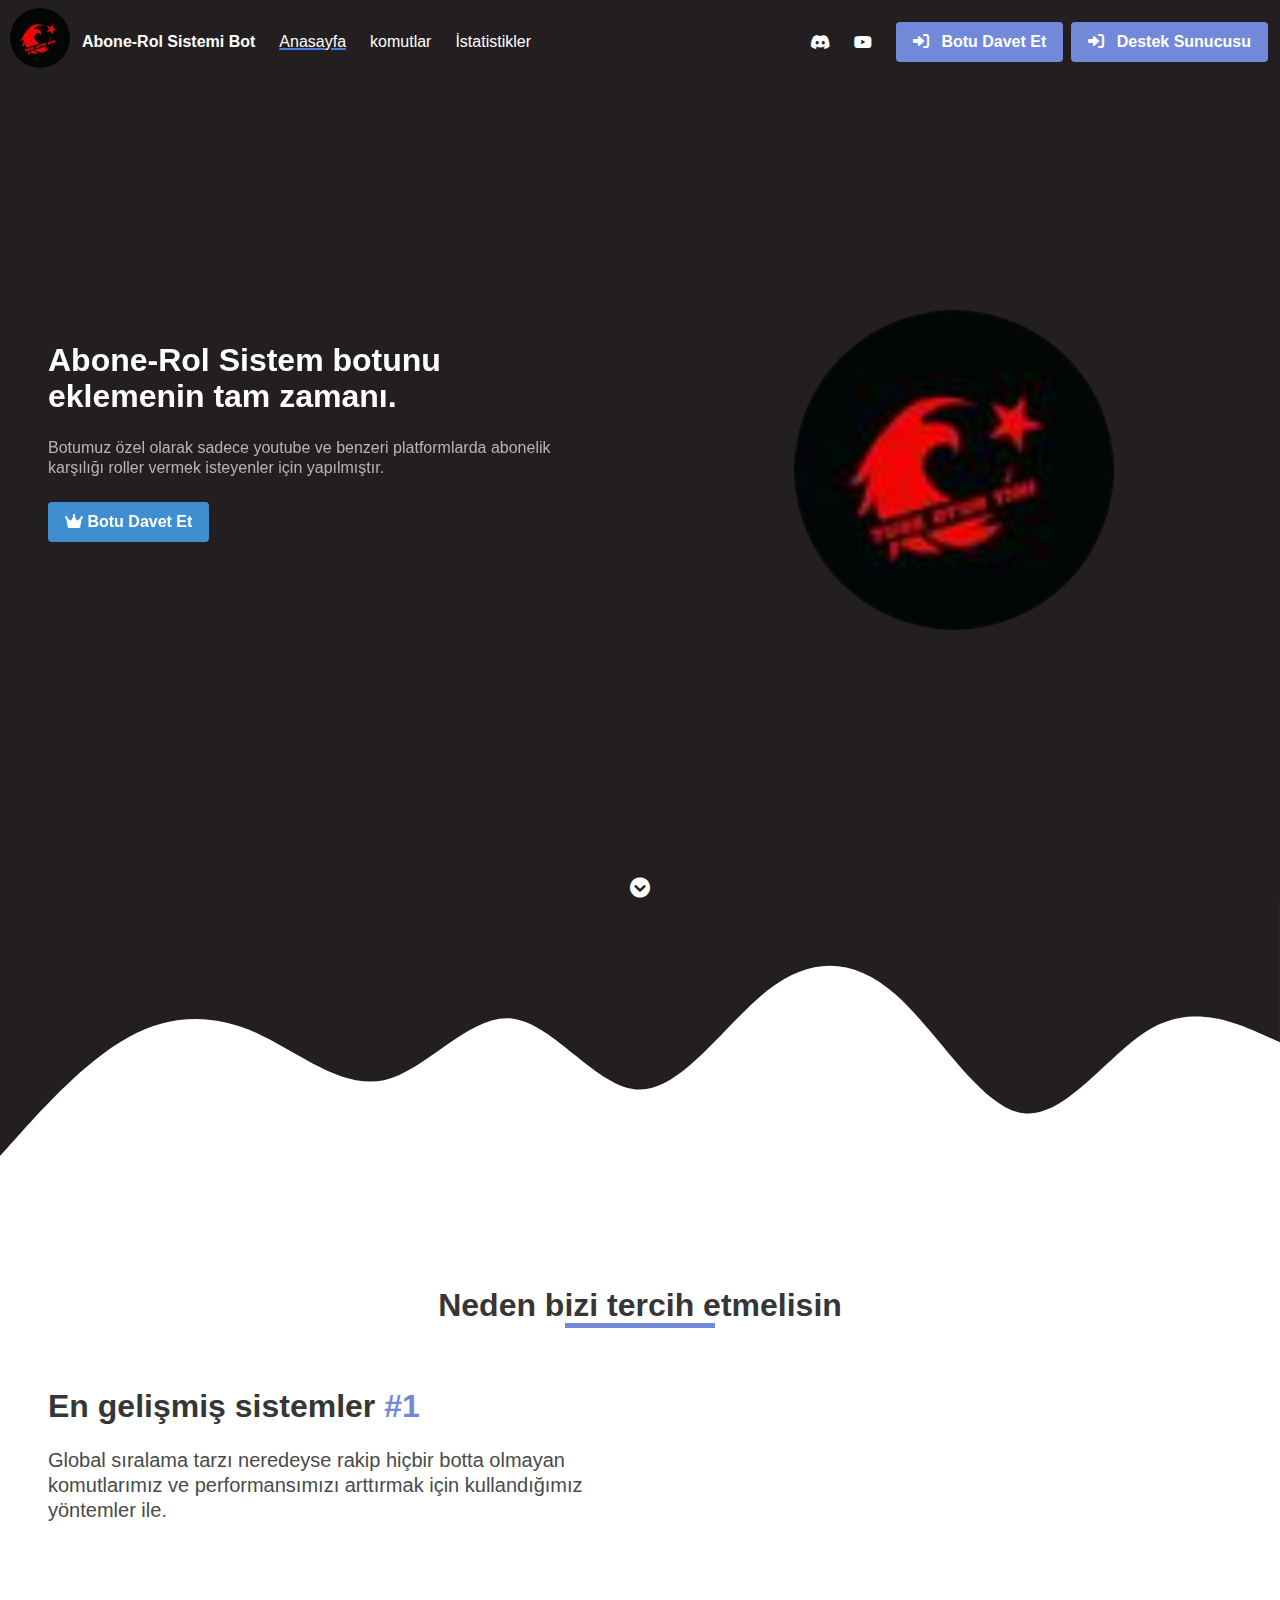
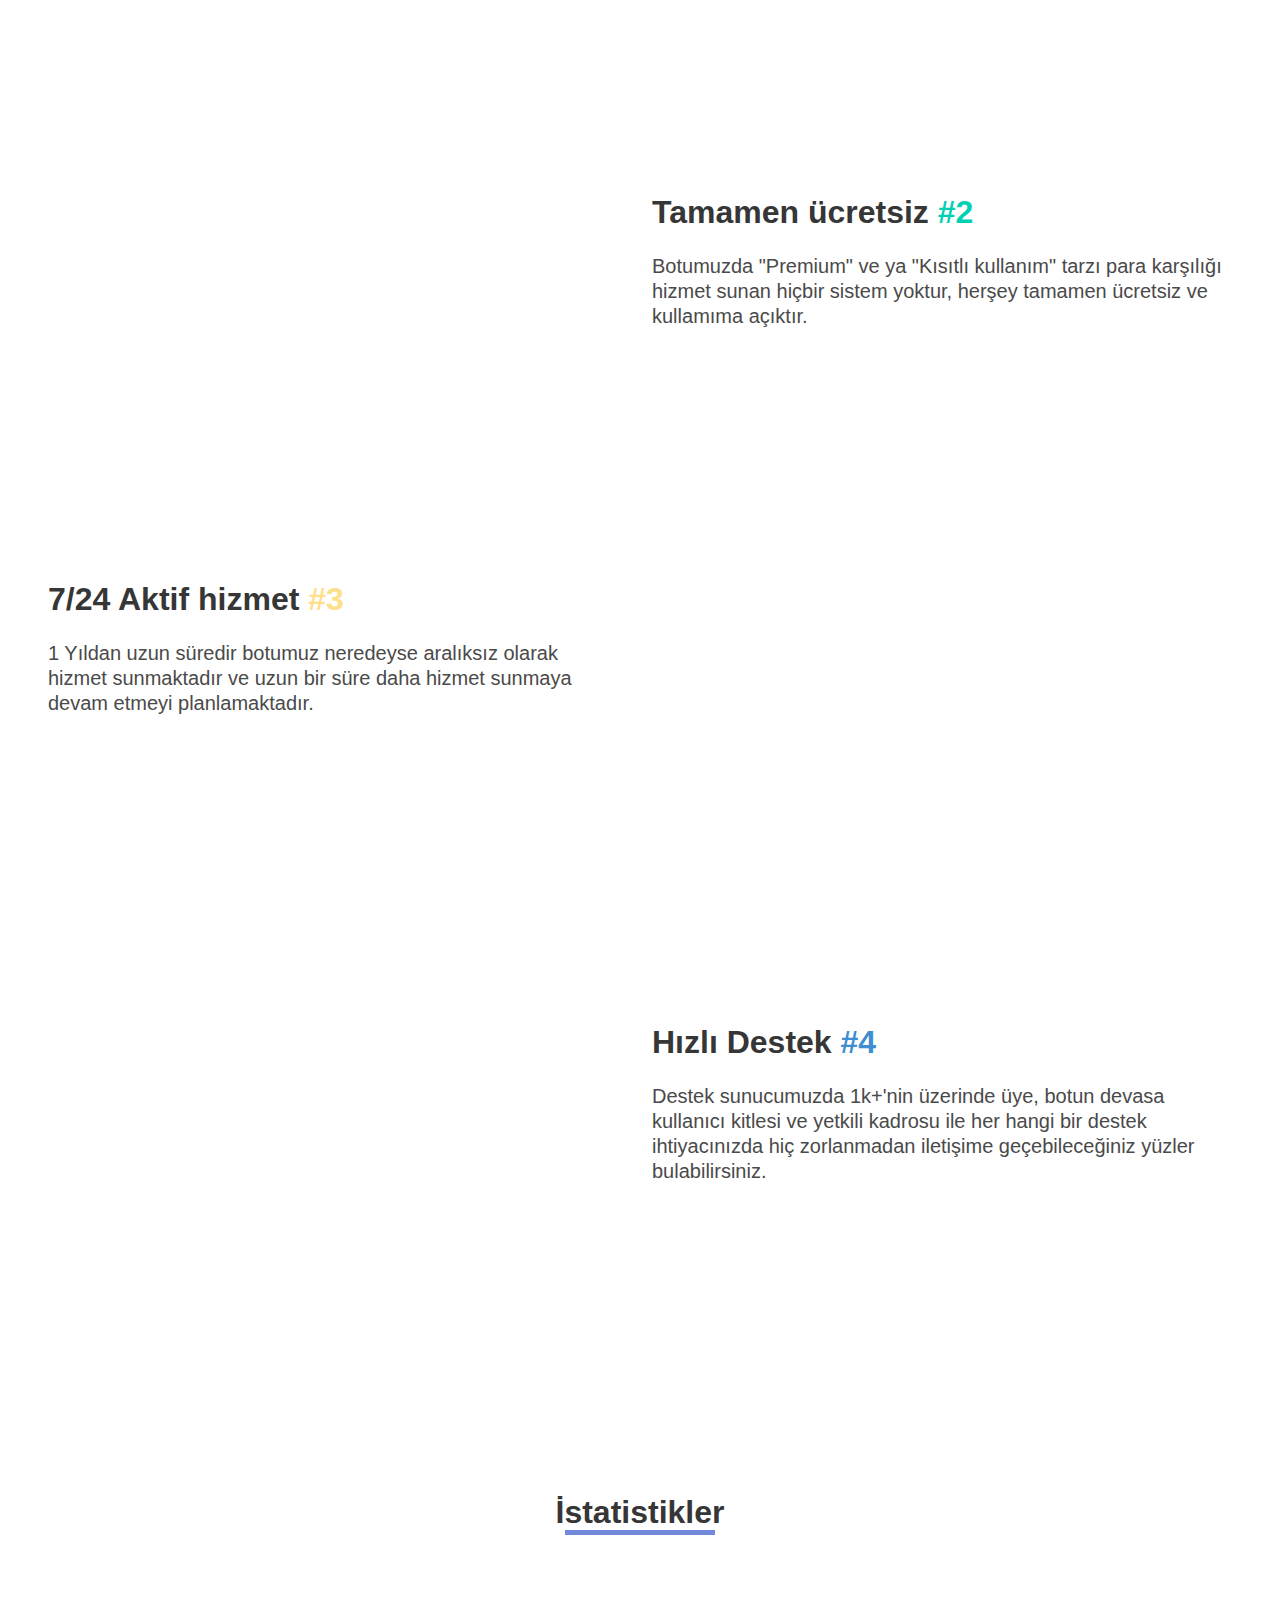
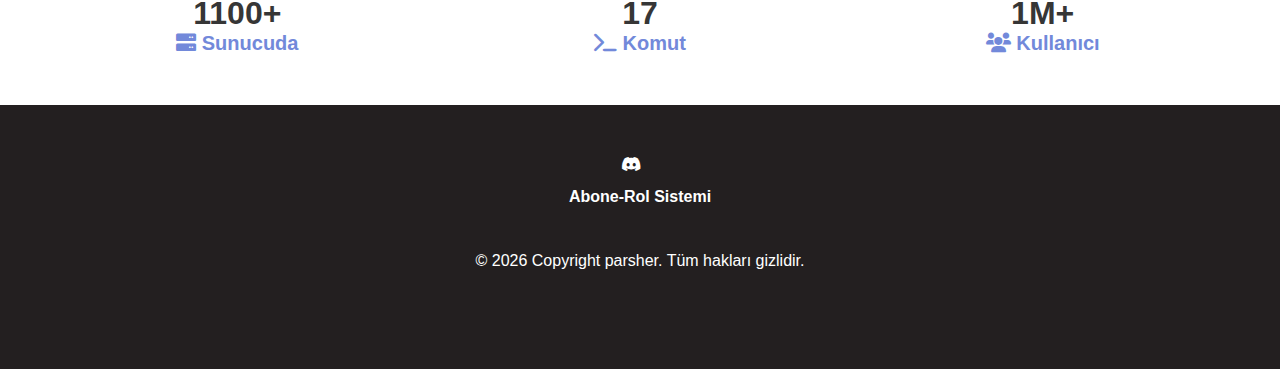
<file: index.htm>
﻿<!DOCTYPE html>
<html>
  <head>
    <meta charset="utf-8">
    <meta name="viewport" content="width=device-width, initial-scale=1">
    <title>Abone-Rol Sistemi Bot - a Discord Bot</title>
    <link rel="stylesheet" href="assets/css/bulma.min.css">
    <link rel="icon" href="assets/img/logo.png" type="image/x-icon">
    <link rel="stylesheet" href="assets/css/style.css">
    <link rel="stylesheet" href="aos%402.3.1/dist/aos.css">
    <link rel="stylesheet" href="tippy.js%406.3.7/animations/scale.css">
    
    <link rel="stylesheet" href="ajax/libs/font-awesome/6.1.1/css/all.min.css" integrity="sha512-KfkfwYDsLkIlwQp6LFnl8zNdLGxu9YAA1QvwINks4PhcElQSvqcyVLLD9aMhXd13uQjoXtEKNosOWaZqXgel0g==" crossorigin="anonymous" referrerpolicy="no-referrer">

    <script src="assets/js/jquery-3.6.0.js"></script>
  </head>
  <body>
    <!-- Back To Top Start -->
    <a id="backtotop" data-tippy-content="Yukarı çık.">
      <i class="fa-solid fa-angle-up has-text-white fa-2xl mt-5"></i>
    </a>
    <!-- Back To Top End -->

    <!-- Navbar Start -->
    <nav class="navbar is-fixed-top" role="navigation" aria-label="main navigation">
      <div class="navbar-brand mt-2 mb-2">
        <a href="index.html">
          <img src="assets/img/logo.png" width="60px" style="margin-left: 10px; border-radius: 50%;">
      </a>
        <a class="navbar-item" href="index.html">
          <strong>Abone-Rol Sistemi Bot</strong>

          <!-- or if you want to use image -->
          <!-- <img
            src="image link or path"
            width="112"
            height="28"
          /> -->
        </a>

        <a role="button" class="navbar-burger has-text-white" data-target="navMenu" aria-label="menu" aria-expanded="false">
          <span aria-hidden="true"></span>
          <span aria-hidden="true"></span>
          <span aria-hidden="true"></span>
        </a>
      </div>

      <div id="navbarBasicExample" class="navbar-menu">
        <div class="navbar-start">
          <a href="index.html" class="active navbar-item is-tab">
            Anasayfa
          </a>

          <a href="commands.html" class="navbar-item is-tab">
            komutlar
          </a>

          <a href="istatistikler.html" class="navbar-item is-tab">
            İstatistikler
          </a>

        </div>

        <div class="navbar-end">
          <a href="https://discord.gg/EM4GrB6Hg2" class="navbar-item is-tab" target="_blank">
            <i class="fa-brands fa-discord"></i>
          </a>

          <a href="https://youtube.com/@parsher_" class="navbar-item is-tab" target="_blank">
            <i class="fa-brands fa-youtube"></i>
          </a>

          <div class="navbar-item">
            <div class="buttons">
              <a href="https://discord.com/api/oauth2/authorize?client_id=1086392092294660176&permissions=8&scope=bot%20applications.commands" class="button is-blurple">
                <strong><i class="fa-solid fa-right-to-bracket mr-2"></i>
                  Botu Davet Et</strong>
              </a>
              <a href="https://discord.gg/EM4GrB6Hg2" class="button is-blurple">
                <strong><i class="fa-solid fa-right-to-bracket mr-2"></i>
                  Destek Sunucusu</strong>
              </a>
            </div>
          </div>
        </div>
      </div>
    </nav>
    <!-- Navbar End -->

    <!-- Hero Section Start -->
    <section class="hero bg-base is-fullheight">
      <div class="hero-body">
        <div class="">
          <div class="columns">
            <div class="column mr-6 mt-12" data-aos="fade-up">
              <p class="title has-text-white has-text-weight-bold">
                Abone-Rol Sistem botunu eklemenin tam zamanı.
              </p>
              <p class="subtitle has-text-grey-light is-size-6 mt-3">
                Botumuz özel olarak sadece youtube ve benzeri platformlarda abonelik karşılığı roller vermek isteyenler için yapılmıştır.
              </p>
              <div class="buttons">
                <a href="https://discord.com/api/oauth2/authorize?client_id=1086392092294660176&permissions=8&scope=bot%20applications.commands" class="button is-info">
                  <strong><i class="fa-solid fa-crown"></i> Botu Davet Et</strong>
                </a>

              </div>
            </div>
            <div class="column mt-6" data-aos="fade-left">
              <img class="image has-image-centered vert-move mt-4" src="assets/img/logo.png" alt="hero image" style="width: 20rem; border-radius: 50%;">
            </div>
          </div>
        </div>
      </div>
      <div class="has-text-centered" data-tippy-content="Aşağa in">
        <a href="#features"><i class="fa-solid fa-circle-chevron-down fa-lg vert-move2 has-text-white"></i></a>
      </div>
    </section>
    <!-- Hero Section End -->

    <!-- Hero Waves Start -->
    <svg xmlns="http://www.w3.org/2000/svg" viewbox="0 0 1440 320">
      <path fill="#231f20" fill-opacity="1" d="M0,288L24,261.3C48,235,96,181,144,154.7C192,128,240,128,288,149.3C336,171,384,213,432,202.7C480,192,528,128,576,133.3C624,139,672,213,720,213.3C768,213,816,139,864,101.3C912,64,960,64,1008,106.7C1056,149,1104,235,1152,240C1200,245,1248,171,1296,144C1344,117,1392,139,1416,149.3L1440,160L1440,0L1416,0C1392,0,1344,0,1296,0C1248,0,1200,0,1152,0C1104,0,1056,0,1008,0C960,0,912,0,864,0C816,0,768,0,720,0C672,0,624,0,576,0C528,0,480,0,432,0C384,0,336,0,288,0C240,0,192,0,144,0C96,0,48,0,24,0L0,0Z"></path>
    </svg>
    <!-- Hero Waves End -->

    <!-- Features Section Start -->
    <section id="features" class="section mt-6">
      <div class="has-text-centered">
        <h1 class="title lined">Neden bizi tercih etmelisin</h1>
        <div class="line line-center blurple"></div>
      </div>

      <!-- single feature start (Left) -->
      <div class="single-feature">
        <div class="columns mt-6">
          <div class="column mr-6">
            <h4 class="title">En gelişmiş sistemler <span class="blurple">#1</span></h4>
            <p class="subtitle mt-3">
              Global sıralama tarzı neredeyse rakip hiçbir botta olmayan komutlarımız ve performansımızı arttırmak için kullandığımız yöntemler ile.
            </p>
          </div>
          <div class="column" data-aos="fade-left">
            <img class="image has-image-centered" src="assets/img/features1.svg" alt="feature1 img" style="width: 23rem;">
          </div>
        </div>
      </div>
      <!-- single feature end (Left) -->

      <!-- single feature start (Right) -->
      <div class="single-feature">
        <div class="columns mt-6">
          <div class="column" data-aos="fade-right">
            <img class="image has-image-centered" src="assets/img/features2.svg" alt="feature1 img" style="width: 23rem;">
          </div>
          <div class="column">
            <h4 class="title">
              Tamamen ücretsiz <span class="has-text-primary">#2</span>
            </h4>
            <p class="subtitle mt-3">
              Botumuzda "Premium" ve ya "Kısıtlı kullanım" tarzı para karşılığı hizmet sunan hiçbir sistem yoktur, herşey tamamen ücretsiz ve kullamıma açıktır.
            </p>
          </div>
        </div>
      </div>
      <!-- single feature end (Right) -->

      <!-- single feature start (Left) -->
      <div class="single-feature">
        <div class="columns mt-6">
          <div class="column mr-6">
            <h4 class="title">
              7/24 Aktif hizmet <span class="has-text-warning">#3</span>
            </h4>
            <p class="subtitle mt-3">
              1 Yıldan uzun süredir botumuz neredeyse aralıksız olarak hizmet sunmaktadır ve uzun bir süre daha hizmet sunmaya devam etmeyi planlamaktadır.
            </p>
          </div>
          <div class="column" data-aos="fade-left">
            <img class="image has-image-centered" src="assets/img/features3.svg" alt="feature1 img" style="width: 23rem;">
          </div>
        </div>
      </div>
      <!-- single feature end (Left) -->

      <!-- single feature start (Right) -->
      <div class="single-feature">
        <div class="columns mt-6">
          <div class="column" data-aos="fade-right">
            <img class="image has-image-centered" src="assets/img/features4.svg" alt="feature1 img" style="width: 23rem;">
          </div>
          <div class="column">
            <h4 class="title">Hızlı Destek <span class="has-text-info">#4</span></h4>
            <p class="subtitle mt-3">
              Destek sunucumuzda 1k+'nin üzerinde üye, botun devasa kullanıcı kitlesi ve yetkili kadrosu ile her hangi bir destek ihtiyacınızda hiç zorlanmadan iletişime geçebileceğiniz yüzler bulabilirsiniz.
            </p>
          </div>
        </div>
      </div>
      <!-- single feature end (Right) -->
    </section>
    <!-- Features Section End -->

    <!-- Stats Section Start -->
    <section id="stats" class="section mt-6">
      <div class="has-text-centered">
        <h1 class="title lined">İstatistikler</h1>
        <div class="line line-center blurple"></div>
      </div>

      <div class="columns mt-6">
        <div class="column has-text-centered">
          <p class="title has-text-weight-bold lined">1100+</p>
          <span class="subtitle has-text-weight-bold blurple"><i class="fa-solid fa-server"></i> Sunucuda</span>
        </div>

        <div class="column has-text-centered">
          <p class="title has-text-weight-bold lined">17</p>
          <span class="subtitle has-text-weight-bold blurple"><i class="fa-solid fa-terminal"></i> Komut</span>
        </div>

        <div class="column has-text-centered">
          <p class="title has-text-weight-bold lined">1M+</p>
          <span class="subtitle has-text-weight-bold blurple"><i class="fa-solid fa-users"></i> Kullanıcı</span>
        </div>
      </div>
    </section>
    <!-- Stats Section End -->


    <!-- Footer Section Start -->
    <footer class="footer bg-base">
      <div class="content has-text-centered has-text-white">
        <div class="mb-2">
          <a href="https://discord.gg/EM4GrB6Hg2" class="has-text-white" target="_blank">
            <i class="fa-brands fa-discord"></i>
          </a>
          &nbsp; &nbsp;
        </div>

        <p>
          <span class="has-text-weight-bold">Abone-Rol Sistemi</span>
        </p>
          <br>
          &copy; <span id="cp-year"></span> Copyright parsher. Tüm hakları gizlidir.
        
      </div>
    </footer>
    <!-- Footer Section End -->

    <script src="aos%402.3.1/dist/aos.js"></script>
    <script src="%40popperjs/core%402.11.8/dist/umd/popper.min.js"></script>
    <script src="tippy.js%406.3.7/dist/tippy-bundle.umd.min.js"></script>
    <script src="assets/js/script.js"></script>
  </body>
</html>
</file>
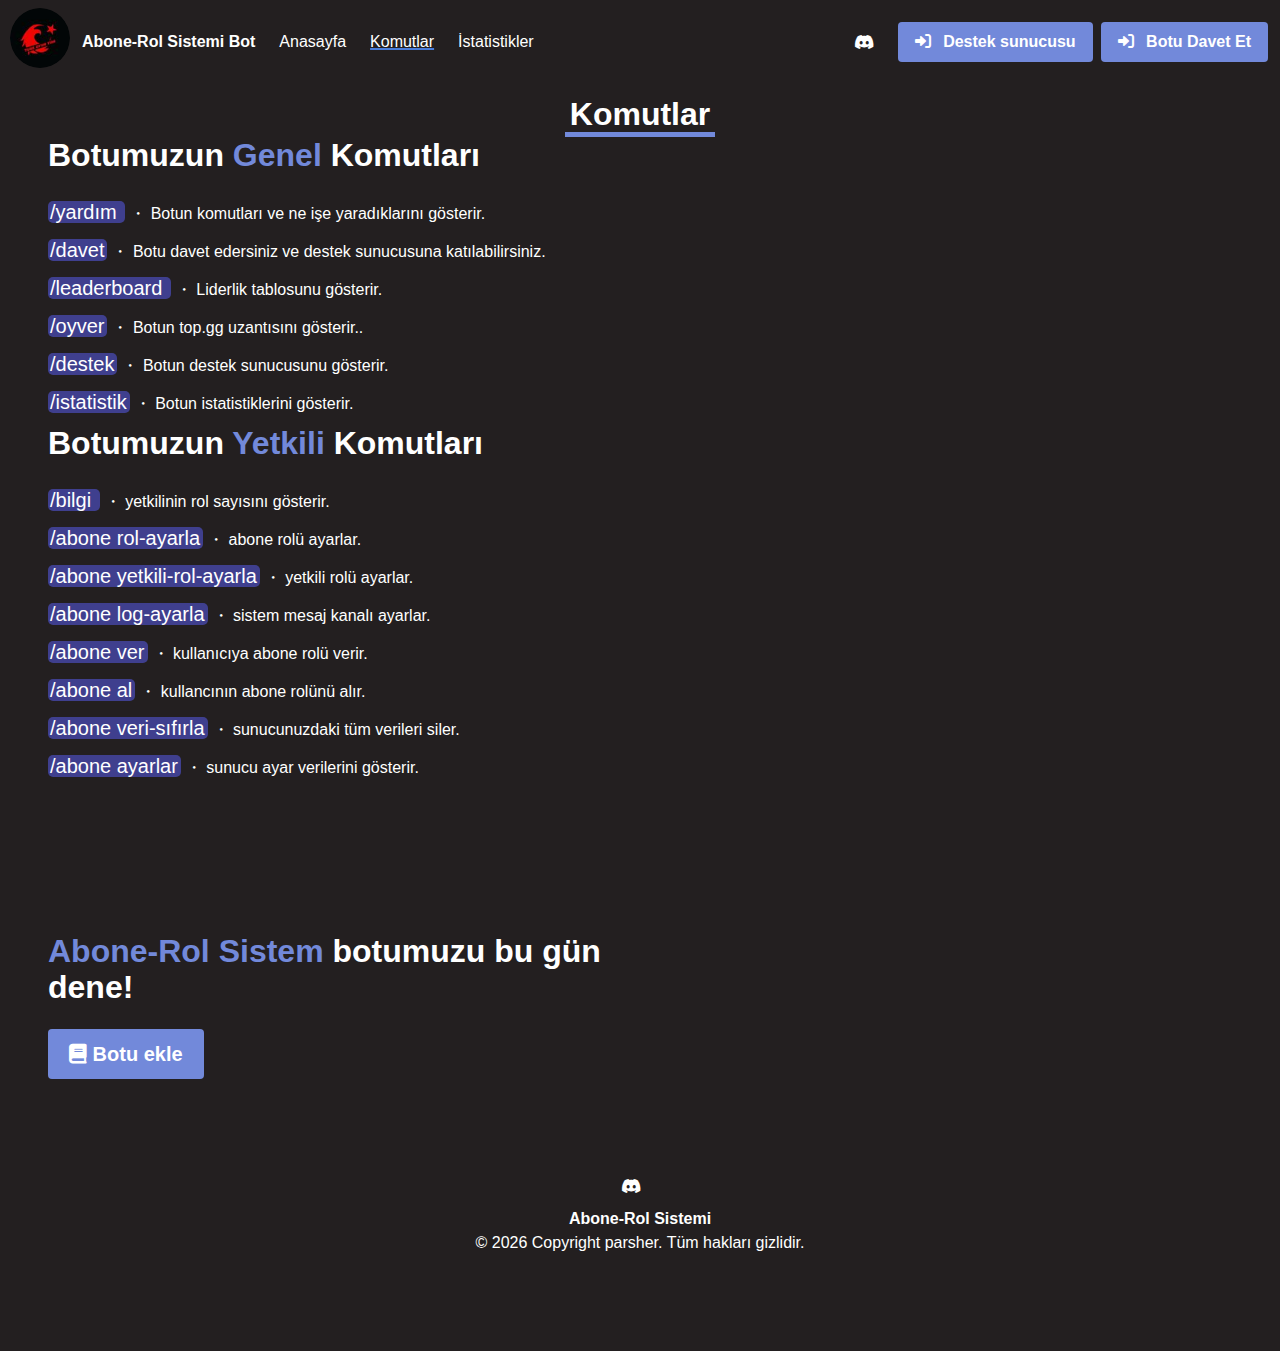
<file: commands.html>
﻿<!DOCTYPE html>
<html>
  <head>
    <meta charset="utf-8">
    <meta name="viewport" content="width=device-width, initial-scale=1">
    <title>Abone-Rol Sistemi Bot - a Discord Bot</title>
    <link rel="stylesheet" href="assets/css/bulma.min.css">
    <link rel="stylesheet" href="assets/css/style.css">
    <link rel="icon" href="assets/img/logo.png">
    <link rel="stylesheet" href="aos%402.3.1/dist/aos.css">
    <link rel="stylesheet" href="tippy.js%406.3.7/animations/scale.css">
    
    <link rel="stylesheet" href="ajax/libs/font-awesome/6.1.1/css/all.min.css" integrity="sha512-KfkfwYDsLkIlwQp6LFnl8zNdLGxu9YAA1QvwINks4PhcElQSvqcyVLLD9aMhXd13uQjoXtEKNosOWaZqXgel0g==" crossorigin="anonymous" referrerpolicy="no-referrer">

    <script src="assets/js/jquery-3.6.0.js"></script>
    <style>
      body {
        background-color: #231f20;
      }
      .title {
        color: rgb(255, 255, 255);
      }
      .subtitle {
        color: white;
      }
      h1, p {
        color: white;
      }
      .command {
        background-color: rgb(63, 63, 142);
        padding-left: 2px;
        padding-right: 3px;
        border-radius: 5px;
        font-size: 20px;
        margin-right: 5px;
      }
      .padding-give-bottom {
        margin-bottom: 8px;
      }
      .command:hover {
        background-color:rgb(76, 76, 197) ;
      }
    </style>
  </head>
  <body>
    <!-- Back To Top Start -->
    <a id="backtotop" data-tippy-content="Back To Top.">
      <i class="fa-solid fa-angle-up has-text-white fa-2xl mt-5"></i>
    </a>
    <!-- Back To Top End -->

    <!-- Navbar Start -->
    <nav class="navbar is-fixed-top" role="navigation" aria-label="main navigation">
      <div class="navbar-brand mt-2 mb-2">
        <a href="index.html">
        <img src="assets/img/logo.png" width="60px" style="margin-left: 10px; border-radius: 50%;">
    </a>
        <a class="navbar-item" href="index.html">
          <strong>Abone-Rol Sistemi Bot</strong>

          <!-- or if you want to use image -->

        <a role="button" class="navbar-burger has-text-white" data-target="navMenu" aria-label="menu" aria-expanded="false">
          <span aria-hidden="true"></span>
          <span aria-hidden="true"></span>
          <span aria-hidden="true"></span>
        </a>
      </div>

      <div id="navbarBasicExample" class="navbar-menu">
        <div class="navbar-start">
          <a href="index.html" class="navbar-item is-tab">
            Anasayfa
          </a>

          <a href="commands.html" class="active navbar-item is-tab">
            Komutlar
          </a>

          <a href="istatistikler.html" class="navbar-item is-tab">
            İstatistikler
          </a>

        </div>

        <div class="navbar-end">
          <a href="https://discord.gg/EM4GrB6Hg2" class="navbar-item is-tab" target="_blank">
            <i class="fa-brands fa-discord"></i>
          </a>

          <div class="navbar-item">
            <div class="buttons">
              <a href="https://discord.gg/EM4GrB6Hg2" class="button is-blurple">
                <strong><i class="fa-solid fa-right-to-bracket mr-2"></i>
                  Destek sunucusu</strong>
              </a>
              <a href="https://discord.com/api/oauth2/authorize?client_id=1086392092294660176&permissions=8&scope=bot%20applications.commands" class="button is-blurple">
                <strong><i class="fa-solid fa-right-to-bracket mr-2"></i>
                  Botu Davet Et</strong>
              </a>
            </div>
          </div>
        </div>
      </div>
    </nav>
    <!-- Navbar End -->


    <!-- Features Section Start -->
    <section id="features" class="section mt-6">
      <div class="has-text-centered">
        <h1 class="title lined">Komutlar</h1>
        <div class="line line-center blurple"></div>
      </div>

      <!-- single feature start (Left) -->
      <div>
        <div>
          <div>
            <h4 class="title">Botumuzun <span class="blurple">Genel</span> Komutları</h4>
            <p class="padding-give-bottom"><span class="command">/yardım </span>・ Botun komutları ve ne işe yaradıklarını gösterir.</p>
            <p class="padding-give-bottom"><span class="command">/davet</span>・ Botu davet edersiniz ve destek sunucusuna katılabilirsiniz.</p>
            <p class="padding-give-bottom"><span class="command">/leaderboard </span>・ Liderlik tablosunu gösterir.</p>
            <p class="padding-give-bottom"><span class="command">/oyver</span>・ Botun top.gg uzantısını gösterir..</p>
            <p class="padding-give-bottom"><span class="command">/destek</span>・ Botun destek sunucusunu gösterir.</p>
            <p class="padding-give-bottom"><span class="command">/istatistik</span>・ Botun istatistiklerini gösterir.</p>
            <h4 class="title">Botumuzun <span class="blurple">Yetkili</span> Komutları</h4>
            <p class="padding-give-bottom"><span class="command">/bilgi </span>・ yetkilinin rol sayısını gösterir.</p>
            <p class="padding-give-bottom"><span class="command">/abone rol-ayarla</span>・ abone rolü ayarlar.</p>
            <p class="padding-give-bottom"><span class="command">/abone yetkili-rol-ayarla</span>・ yetkili rolü ayarlar.</p>
            <p class="padding-give-bottom"><span class="command">/abone log-ayarla</span>・ sistem mesaj kanalı ayarlar.</p>
            <p class="padding-give-bottom"><span class="command">/abone ver</span>・ kullanıcıya abone rolü verir.</p>
            <p class="padding-give-bottom"><span class="command">/abone al</span>・ kullancının abone rolünü alır.</p>
            <p class="padding-give-bottom"><span class="command">/abone veri-sıfırla</span>・ sunucunuzdaki tüm verileri siler.</p>
            <p class="padding-give-bottom"><span class="command">/abone ayarlar</span>・ sunucu ayar verilerini gösterir.</p>

          </div>
        </div>
      </div>
      <!-- single feature end (Left) -->

  
    </section>
    <!-- Features Section End -->

    <!-- Invite Section Start -->
    <section class="section mt-6">
      <div class="columns">
        <div class="column has-text-left">
          <p class="title has-text-weight-bold">
            <span class="blurple">Abone-Rol Sistem</span> botumuzu bu gün dene!
          </p>
          <a href="https://discord.com/api/oauth2/authorize?client_id=1086392092294660176&permissions=8&scope=bot%20applications.commands" class="button is-blurple is-medium"><strong><i class="fa-solid fa-book"></i> Botu ekle</strong></a>
        </div>

        <div class="column"></div>
      </div>
    </section>
    <!-- Invite Section End -->

    <!-- Footer Section Start -->
    <footer class="footer bg-base">
      <div class="content has-text-centered has-text-white">
        <div class="mb-2">
          <a href="https://discord.gg/EM4GrB6Hg2" class="has-text-white" target="_blank">
            <i class="fa-brands fa-discord"></i>
          </a>
          &nbsp; &nbsp;
        </div>

        <p>
          <span class="has-text-weight-bold">Abone-Rol Sistemi</span>
          <br>
          &copy; <span id="cp-year"></span> Copyright parsher. Tüm hakları gizlidir.
        </p>
      </div>
    </footer>
    <!-- Footer Section End -->

    <script src="aos%402.3.1/dist/aos.js"></script>
    <script src="%40popperjs/core%402.11.8/dist/umd/popper.min.js"></script>
    <script src="tippy.js%406.3.7/dist/tippy-bundle.umd.min.js"></script>
    <script src="assets/js/script.js"></script>
  </body>
</html>
</file>
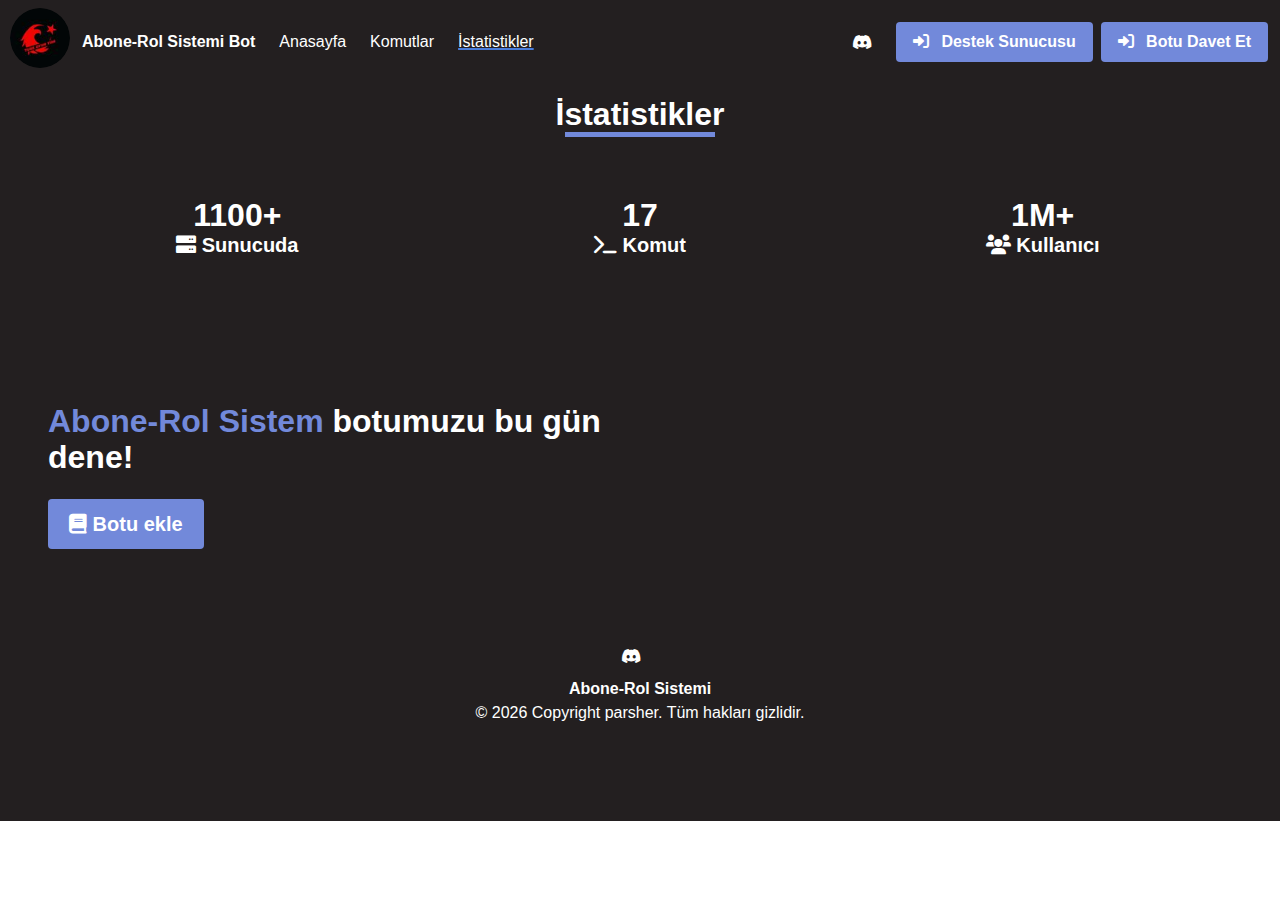
<file: istatistikler.html>
﻿<!DOCTYPE html>
<html>
  <head>
    <meta charset="utf-8">
    <meta name="viewport" content="width=device-width, initial-scale=1">
    <title>Abone-Rol Sistemi Bot - a Discord Bot</title>
    <link rel="stylesheet" href="assets/css/bulma.min.css">
    <link rel="icon" href="assets/img/logo.png">
    <link rel="stylesheet" href="assets/css/style.css">
    <link rel="stylesheet" href="aos%402.3.1/dist/aos.css">
    <link rel="stylesheet" href="tippy.js%406.3.7/animations/scale.css">
    
    <link rel="stylesheet" href="ajax/libs/font-awesome/6.1.1/css/all.min.css" integrity="sha512-KfkfwYDsLkIlwQp6LFnl8zNdLGxu9YAA1QvwINks4PhcElQSvqcyVLLD9aMhXd13uQjoXtEKNosOWaZqXgel0g==" crossorigin="anonymous" referrerpolicy="no-referrer">

    <script src="assets/js/jquery-3.6.0.js"></script>
    <style>
      body {
        background-color: #231f20;
      }
      .title {
        color: rgb(255, 255, 255);
      }
      .subtitle {
        color: white;
      }
      h1, p {
        color: white;
      }
      .command {
        background-color: rgb(63, 63, 142);
        padding-left: 2px;
        padding-right: 3px;
        border-radius: 5px;
        font-size: 20px;
        margin-right: 5px;
      }
      .padding-give-bottom {
        margin-bottom: 8px;
      }
      .command:hover {
        background-color:rgb(76, 76, 197) ;
      }
    </style>
  </head>
  <body>
    <!-- Back To Top Start -->
    <a id="backtotop" data-tippy-content="Back To Top.">
      <i class="fa-solid fa-angle-up has-text-white fa-2xl mt-5"></i>
    </a>
    <!-- Back To Top End -->

    <!-- Navbar Start -->
    <nav class="navbar is-fixed-top" role="navigation" aria-label="main navigation">
      <div class="navbar-brand mt-2 mb-2">
        <a href="index.html">
        <img src="assets/img/logo.png" width="60px" style="margin-left: 10px; border-radius: 50%;">
    </a>
        <a class="navbar-item" href="index.html">
          <strong>Abone-Rol Sistemi Bot</strong>

          <!-- or if you want to use image -->

        <a role="button" class="navbar-burger has-text-white" data-target="navMenu" aria-label="menu" aria-expanded="false">
          <span aria-hidden="true"></span>
          <span aria-hidden="true"></span>
          <span aria-hidden="true"></span>
        </a>
      </div>

      <div id="navbarBasicExample" class="navbar-menu">
        <div class="navbar-start">
          <a href="index.html" class="navbar-item is-tab">
            Anasayfa
          </a>

          <a href="commands.html" class="navbar-item is-tab">
            Komutlar
          </a>

          <a href="istatistikler.html" class="active navbar-item is-tab">
            İstatistikler
          </a>

        </div>

        <div class="navbar-end">
          <a href="https://discord.gg/EM4GrB6Hg2" class="navbar-item is-tab" target="_blank">
            <i class="fa-brands fa-discord"></i>
          </a>

          <div class="navbar-item">
            <div class="buttons">
              <a href="https://discord.gg/EM4GrB6Hg2" class="button is-blurple">
                <strong><i class="fa-solid fa-right-to-bracket mr-2"></i>
                  Destek Sunucusu</strong>
              </a>
              <a href="https://discord.com/api/oauth2/authorize?client_id=1086392092294660176&permissions=8&scope=bot%20applications.commands" class="button is-blurple">
                <strong><i class="fa-solid fa-right-to-bracket mr-2"></i>
                  Botu Davet Et</strong>
              </a>
            </div>
          </div>
        </div>
      </div>
    </nav>
    <!-- Navbar End -->




    <!-- Stats Section Start -->
    <section id="stats" class="section mt-6">
      <div class="has-text-centered">
        <h1 class="title lined">İstatistikler</h1>
        <div class="line line-center blurple"></div>
      </div>

      <div class="columns mt-6">
        <div class="column has-text-centered">
          <p class="title has-text-weight-bold lined">1100+</p>
          <span class="subtitle has-text-weight-bold blurple"><i class="fa-solid fa-server"></i> Sunucuda</span>
        </div>

        <div class="column has-text-centered">
          <p class="title has-text-weight-bold lined">17</p>
          <span class="subtitle has-text-weight-bold blurple"><i class="fa-solid fa-terminal"></i> Komut</span>
        </div>

        <div class="column has-text-centered">
          <p class="title has-text-weight-bold lined">1M+</p>
          <span class="subtitle has-text-weight-bold blurple"><i class="fa-solid fa-users"></i> Kullanıcı</span>
        </div>
      </div>
    </section>
    <!-- Stats Section End -->

  
    
    <!-- Features Section End -->

    <!-- Invite Section Start -->
    <section class="section mt-6">
      <div class="columns">
        <div class="column has-text-left">
          <p class="title has-text-weight-bold">
            <span class="blurple">Abone-Rol Sistem</span> botumuzu bu gün dene!
          </p>
          <a href="https://discord.com/api/oauth2/authorize?client_id=1086392092294660176&permissions=8&scope=bot%20applications.commands" class="button is-blurple is-medium"><strong><i class="fa-solid fa-book"></i> Botu ekle</strong></a>
        </div>

        <div class="column"></div>
      </div>
    </section>
    <!-- Invite Section End -->

    <!-- Footer Section Start -->
    <footer class="footer bg-base">
      <div class="content has-text-centered has-text-white">
        <div class="mb-2">
          <a href="https://discord.gg/EM4GrB6Hg2" class="has-text-white" target="_blank">
            <i class="fa-brands fa-discord"></i>
          </a>
          &nbsp; &nbsp;
        </div>

        <p>
          <span class="has-text-weight-bold">Abone-Rol Sistemi</span>
          <br>
          &copy; <span id="cp-year"></span> Copyright parsher. Tüm hakları gizlidir.
        </p>
      </div>
    </footer>
    <!-- Footer Section End -->

    <script src="aos%402.3.1/dist/aos.js"></script>
    <script src="%40popperjs/core%402.11.8/dist/umd/popper.min.js"></script>
    <script src="tippy.js%406.3.7/dist/tippy-bundle.umd.min.js"></script>
    <script src="assets/js/script.js"></script>
  </body>
</html>
</file>
<file: assets/css/style.css>
﻿@import url("../../css2");

* {
  font-family: "Poppins", sans-serif;
}

html {
  scroll-behavior: smooth;
}

.blurple {
  color: #7289da;
}

.bg-base {
  background-color: #231f20 !important;
}

#backtotop {
  display: inline-block;
  background-color: #7289da;
  width: 50px;
  height: 50px;
  text-align: center;
  border-radius: 4px;
  position: fixed;
  bottom: 30px;
  right: 30px;
  transition: background-color 0.3s, opacity 0.5s, visibility 0.5s;
  opacity: 0;
  visibility: hidden;
  z-index: 1000;
}

#backtotop:hover {
  cursor: pointer;
  background-color: #333;
}

#backtotop:active {
  background-color: #555;
}

#backtotop.show {
  opacity: 0.4;
  visibility: visible;
}

.navbar-item,
.navbar-link {
  -moz-transition: all 0.2s ease-in;
  -o-transition: all 0.2s ease-in;
  -webkit-transition: all 0.2s ease-in;
  transition: all 0.2s ease-in;
}

.navbar-item:hover {
  background-color: transparent !important;
  color: #7289da !important;
}

.navbar-link:hover {
  background-color: transparent !important;
  color: #7289da !important;
}

.navbar-menu {
  animation: navAnimOpen 0.2s ease-in-out;
}
.active {
  text-decoration: underline;
  text-decoration-thickness: 2px ;
  text-decoration-color: #497cda;
}
.active:hover {
  text-decoration: none;
}
@keyframes navAnimOpen {
  0% {
    display: none;
    opacity: 0;
    max-height: 0;
  }
  1% {
    display: block;
    opacity: 0;
  }
  100% {
    opacity: 1;
    max-height: 396px;
  }
  from {
    opacity: 0;
    transform: translateY(-5px);
  }
  to {
    opacity: 1;
    transform: translateY(0px);
  }
}

nav,
.navbar-menu {
  background-color: #231f20 !important;
}

.navbar-item.nav-dark,
.navbar-link.nav-dark {
  color: #363636 !important;
}

.navbar-item,
.navbar-link {
  color: white !important;
}

nav.nav-w {
  background: #fff !important;
  box-shadow: 1px 2px 10px rgba(0, 0, 0, 0.1) !important;
}

.nav-w {
  background: #fff !important;
  box-shadow: 100px 2px 10px rgba(0, 0, 0, 0.1) !important;
}

.mb-12 {
  margin-bottom: 6rem;
}

.mt-12 {
  margin-top: 6rem;
}

.ml-12 {
  margin-left: 6rem;
}

.mr-12 {
  margin-right: 6rem;
}

.img-col-ml-13 {
  margin-left: 13rem;
}

.img-col-mr-13 {
  margin-right: 13rem;
}

.has-image-centered {
  margin-left: auto;
  margin-right: auto;
}

.line {
  background: #00d1b2;
  background: #00d1b2;
  width: 150px;
  height: 5px;
}

.line2 {
  background: #00d1b2;
  background: #00d1b2;
  width: 75px;
  height: 5px;
}

.line-center {
  margin: 0 auto;
}

.line.blurple {
  background: #7289da;
}

.title.lined {
  margin-bottom: 0px;
}

.vert-move {
  -webkit-animation: mover 1s infinite alternate;
  animation: mover 1s infinite alternate;
}

.vert-move2 {
  -webkit-animation: mover 0.5s infinite alternate;
  animation: mover 0.5s infinite alternate;
}

@-webkit-keyframes mover {
  0% {
    transform: translateY(0);
  }
  100% {
    transform: translateY(-10px);
  }
}

.button.is-blurple {
  background-color: #7289da;
  border-color: transparent;
  color: #fff;
}

.single-feature {
  position: relative;
  z-index: 5;
}

.shape-right {
  position: absolute;
  top: -40px;
  right: 0;
  width: 40%;
  height: 100%;
  z-index: -1;
  opacity: 30%;
}

.shape-right img {
  width: 100%;
}

@media (max-width: 767px) {
  .shape-right
 {
    display: none;
  }
}

.shape-left {
  position: absolute;
  top: -80px;
  left: 90px;
  width: 35%;
  height: 100%;
  z-index: -1;
  opacity: 30%;
}

.shape-left img {
  width: 100%;
}

@media (max-width: 767px) {
  .shape-left {
    display: none;
  }
}
</file>
